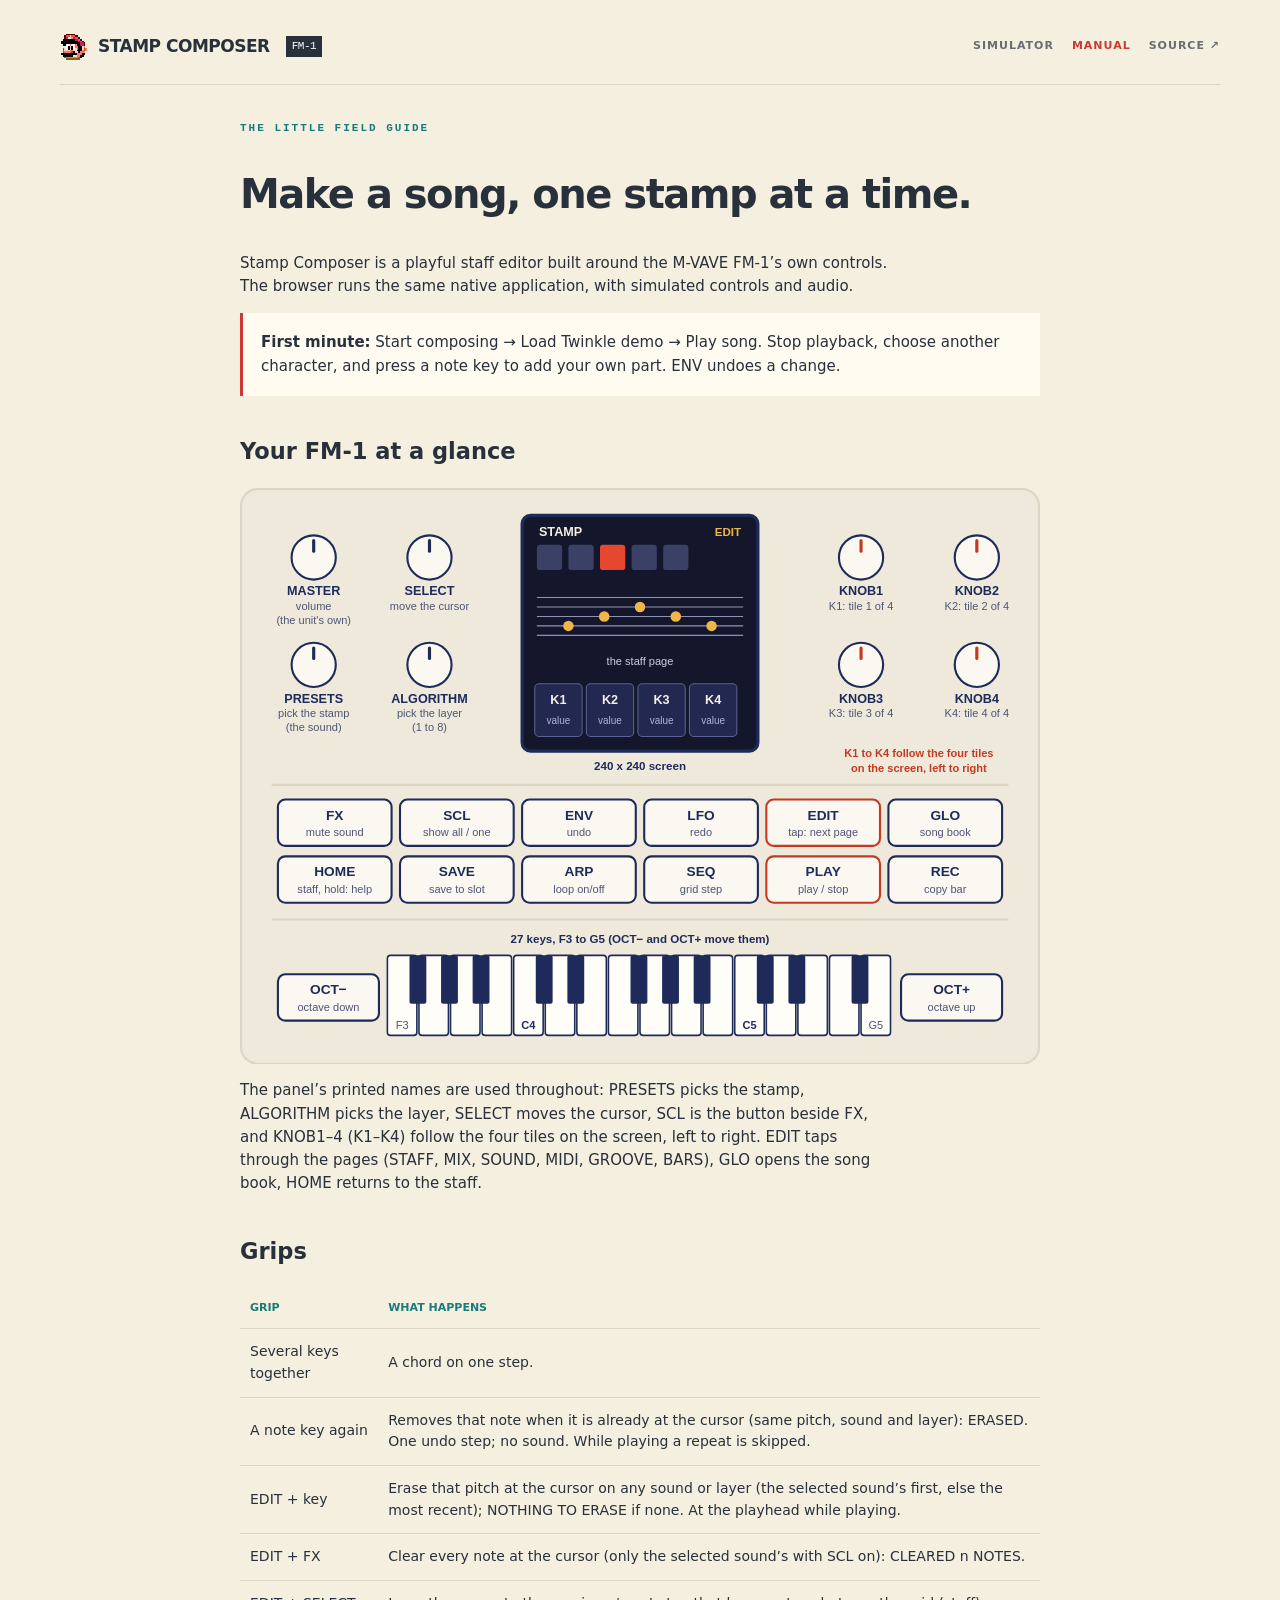
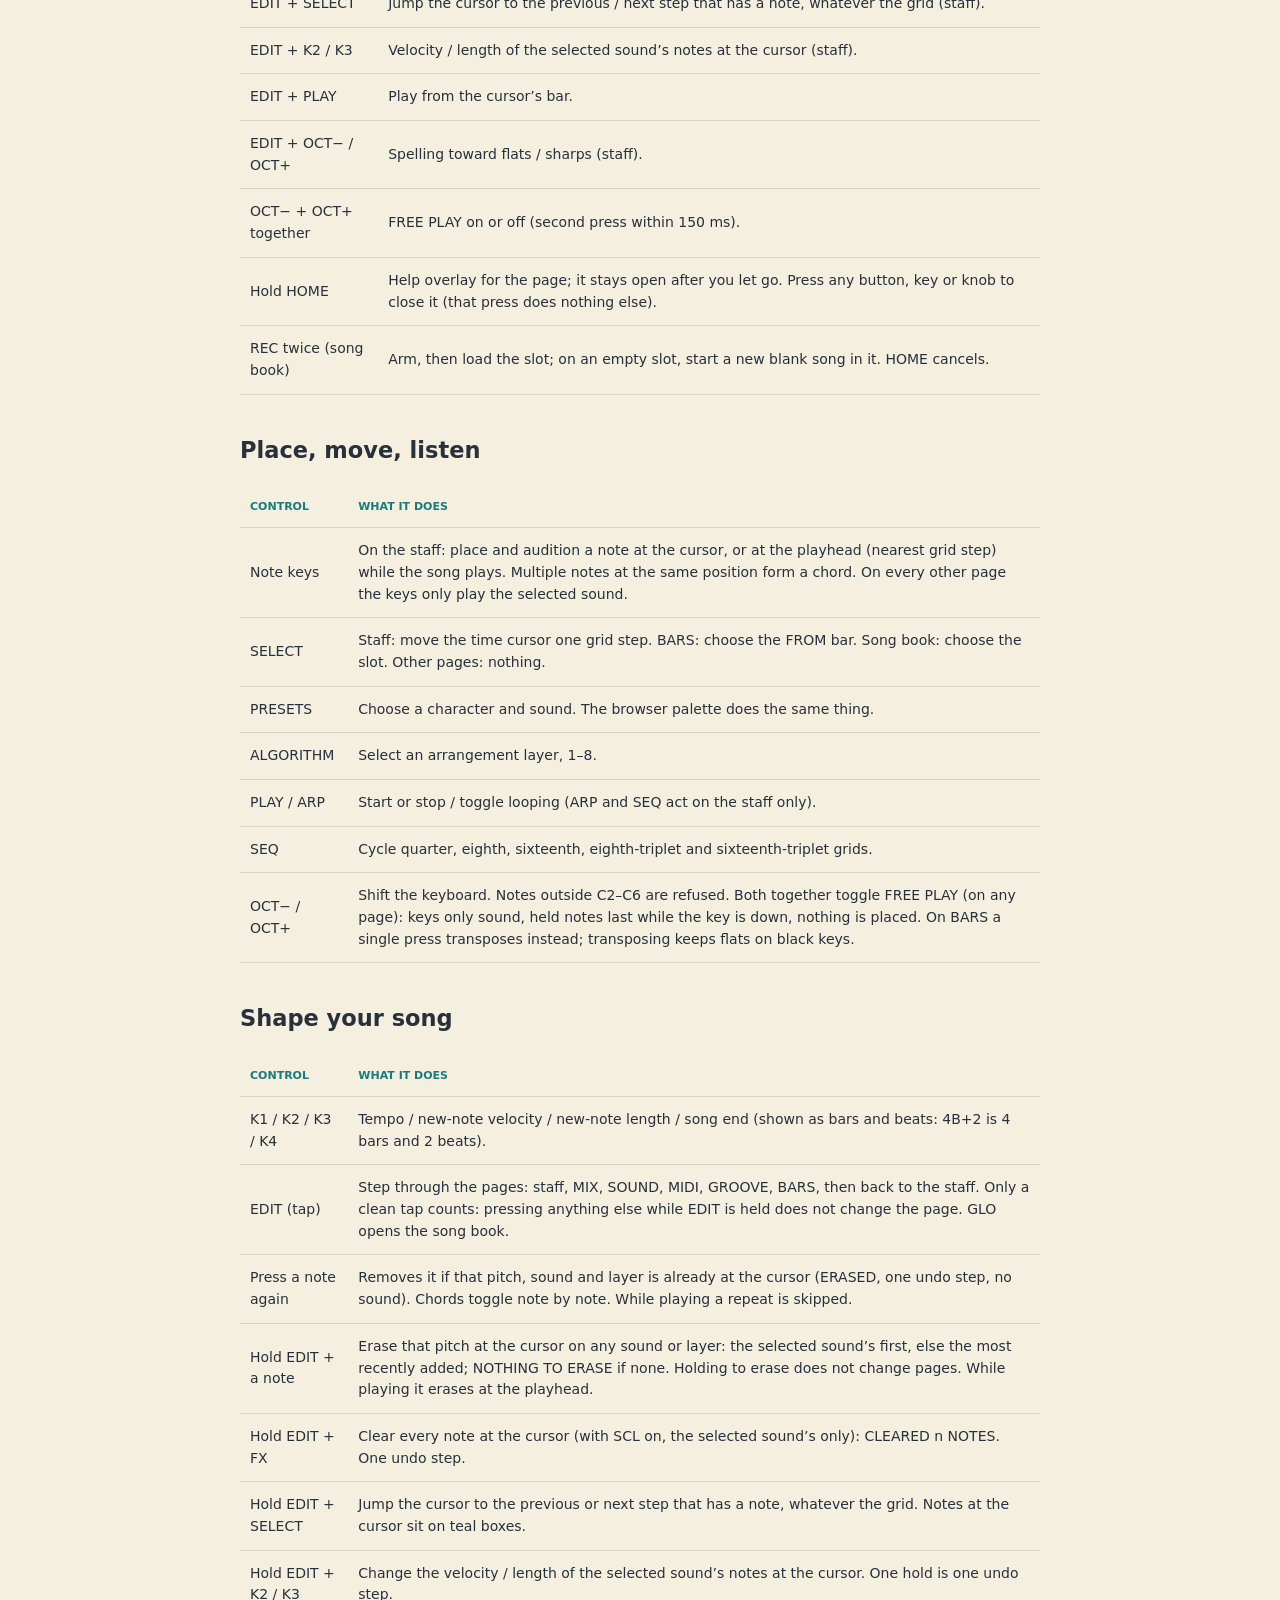
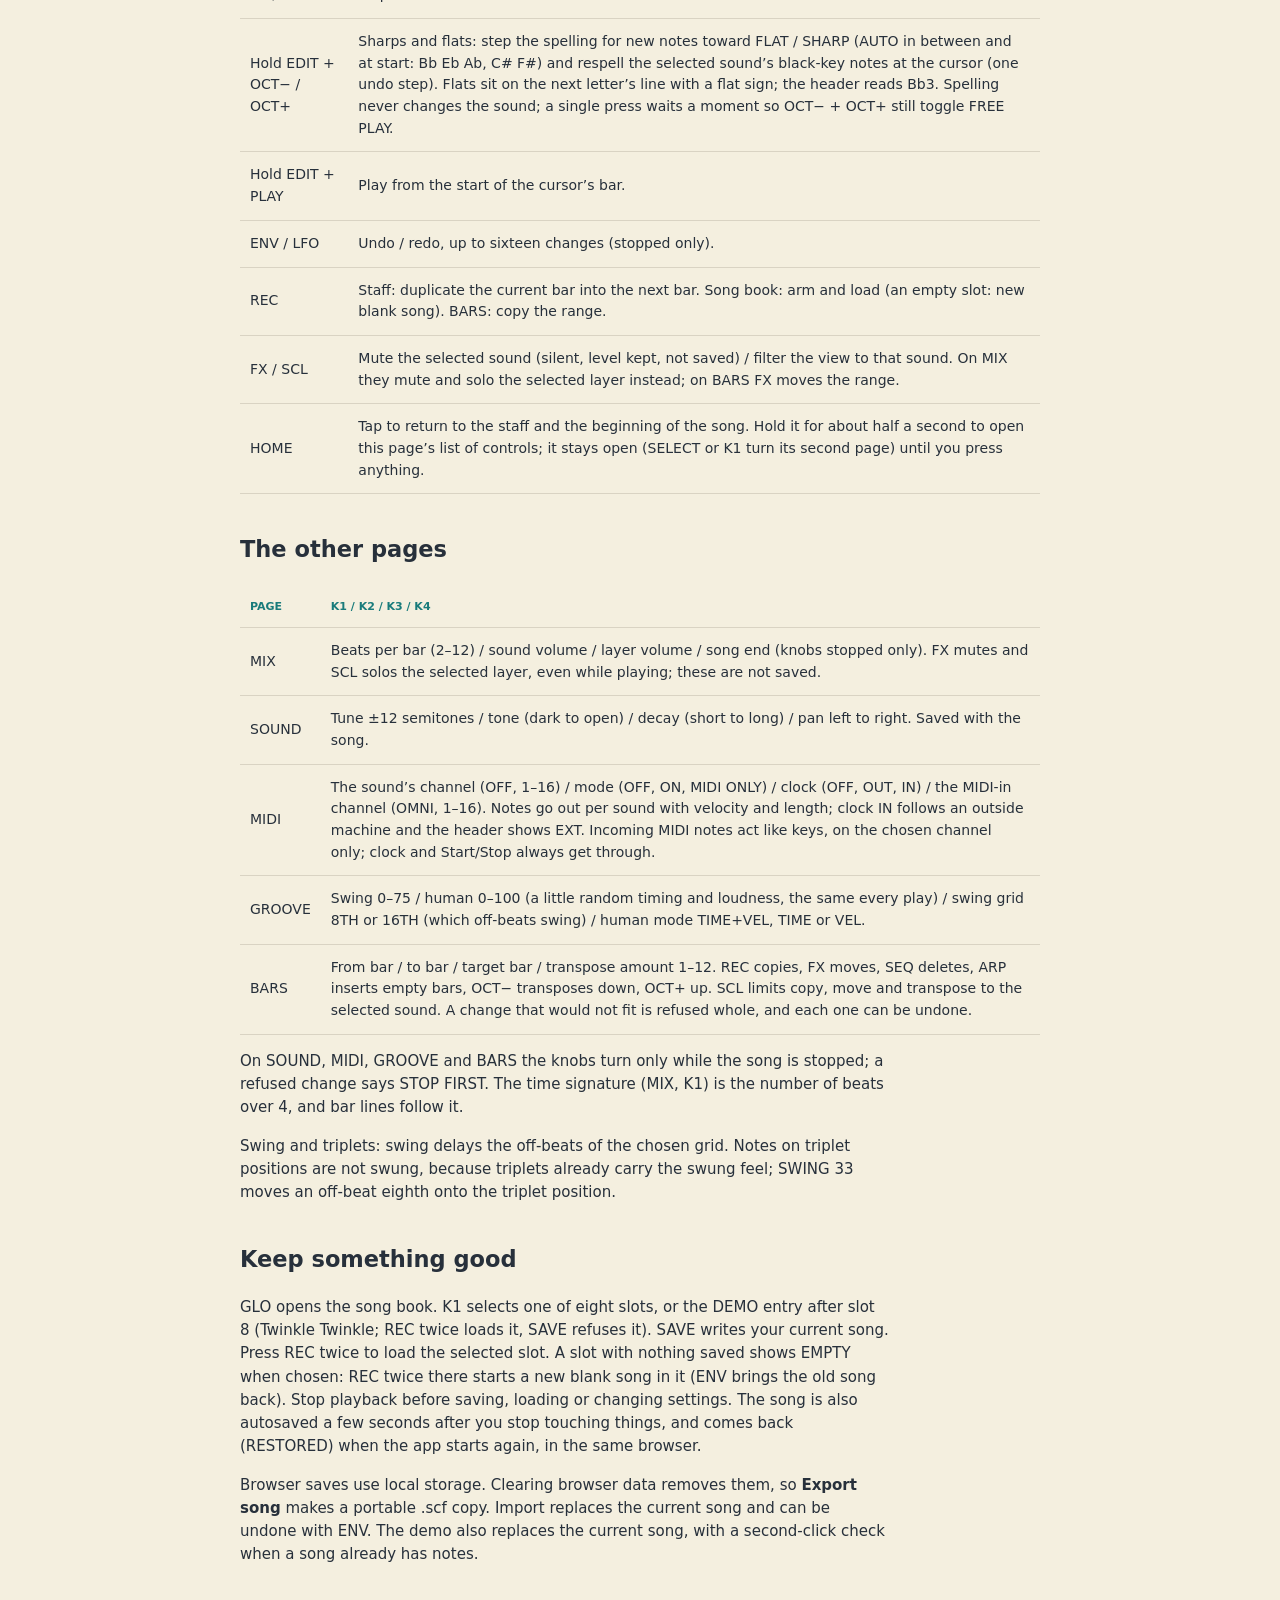
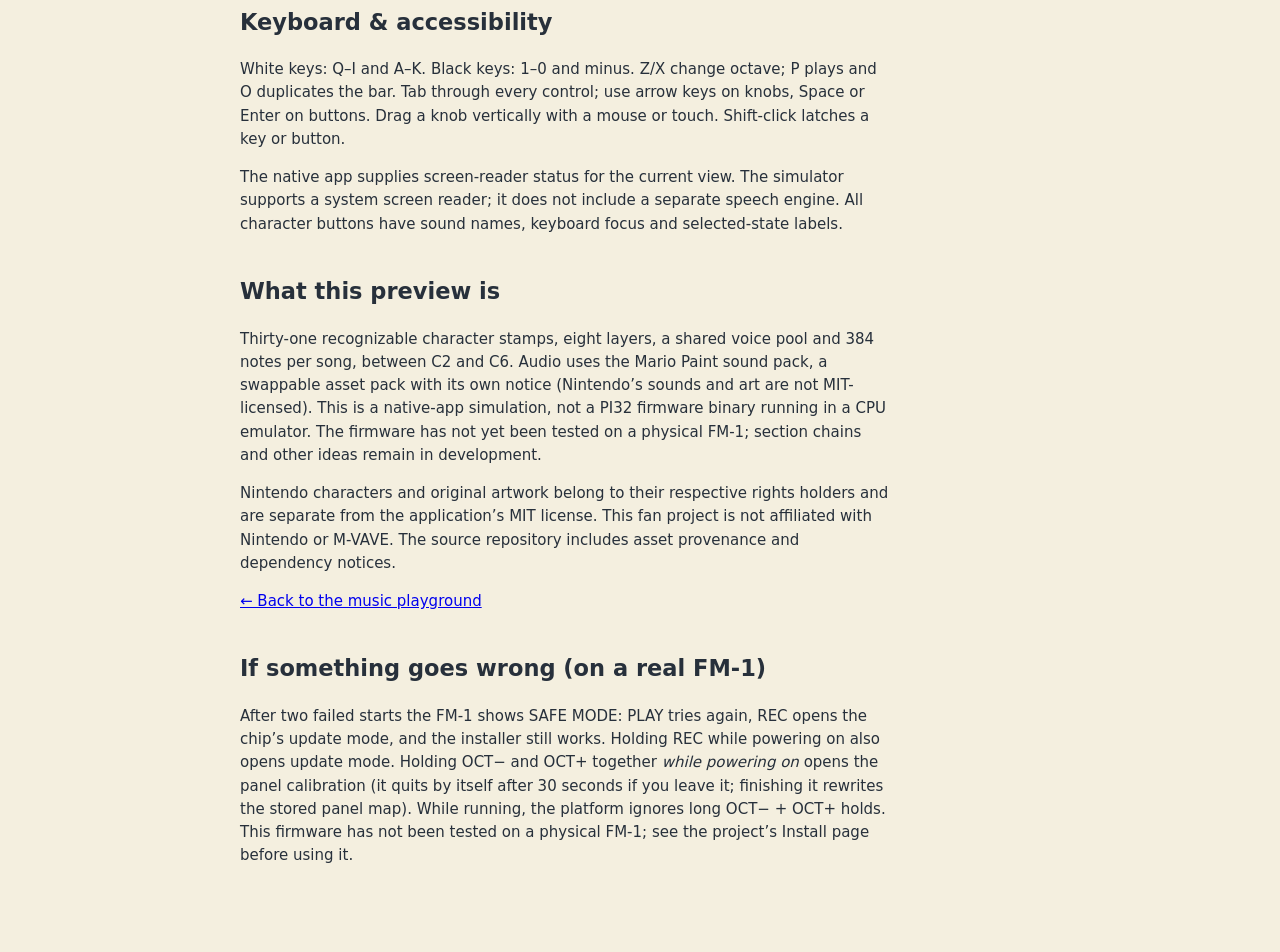
<file: preview/manual.html>
<!doctype html><html lang="en"><head><meta charset="utf-8"><meta name="viewport" content="width=device-width,initial-scale=1"><title>Stamp Composer — field guide</title><link rel="stylesheet" href="theme.css"><style>.manual{max-width:800px;margin:36px auto}.manual h1{font-size:40px;letter-spacing:-1.5px}.manual h2{margin-top:38px}.manual table{width:100%;border-collapse:collapse;font-size:14px}.manual td,.manual th{padding:12px 10px;border-bottom:1px solid var(--rule);text-align:left}.manual th{font-size:11px;text-transform:uppercase;color:var(--teal)}.manual .callout{padding:18px;border-left:3px solid var(--accent);background:var(--card)}.manual kbd{font-weight:bold}.manual p{max-width:68ch}</style></head><body>
<header><a class="brand" href="index.html"><img src="stamps/mario.png" alt="">STAMP COMPOSER <small>FM-1</small></a><nav aria-label="Project"><a href="index.html">Simulator</a><a href="manual.html" aria-current="page">Manual</a><a href="https://github.com/MichaelAPerry/MPFM1/tree/stamp-composer-core">Source ↗</a></nav></header>
<main class="manual"><p class="eyebrow">The little field guide</p><h1>Make a song, one stamp at a time.</h1><p>Stamp Composer is a playful staff editor built around the M-VAVE FM-1’s own controls. The browser runs the same native application, with simulated controls and audio.</p>
<div class="callout"><strong>First minute:</strong> Start composing → Load Twinkle demo → Play song. Stop playback, choose another character, and press a note key to add your own part. ENV undoes a change.</div>
<h2>Your FM-1 at a glance</h2>
<div style="overflow-x:auto"><svg xmlns="http://www.w3.org/2000/svg" viewBox="0 0 760 548" style="max-width:100%;height:auto;display:block" role="img" font-family="Barlow, 'Helvetica Neue', Helvetica, Arial, sans-serif">
<title>The FM-1 panel with each control's job in Stamp Composer</title>
<rect x="1" y="1" width="758" height="546" rx="16" fill="#efe9dc" stroke="#ddd4c2" stroke-width="2"/>
<circle cx="70" cy="66" r="21" fill="#fbf8f1" stroke="#1e2b5a" stroke-width="2"/>
<line x1="70" y1="50" x2="70" y2="60" stroke="#1e2b5a" stroke-width="3" stroke-linecap="round"/>
<text x="70" y="102" font-size="12" font-weight="700" fill="#1e2b5a" text-anchor="middle">MASTER</text>
<text x="70" y="116" font-size="10.5" font-weight="400" fill="#4d5577" text-anchor="middle">volume</text>
<text x="70" y="129" font-size="10.5" font-weight="400" fill="#4d5577" text-anchor="middle">(the unit's own)</text>
<circle cx="180" cy="66" r="21" fill="#fbf8f1" stroke="#1e2b5a" stroke-width="2"/>
<line x1="180" y1="50" x2="180" y2="60" stroke="#1e2b5a" stroke-width="3" stroke-linecap="round"/>
<text x="180" y="102" font-size="12" font-weight="700" fill="#1e2b5a" text-anchor="middle">SELECT</text>
<text x="180" y="116" font-size="10.5" font-weight="400" fill="#4d5577" text-anchor="middle">move the cursor</text>
<circle cx="70" cy="168" r="21" fill="#fbf8f1" stroke="#1e2b5a" stroke-width="2"/>
<line x1="70" y1="152" x2="70" y2="162" stroke="#1e2b5a" stroke-width="3" stroke-linecap="round"/>
<text x="70" y="204" font-size="12" font-weight="700" fill="#1e2b5a" text-anchor="middle">PRESETS</text>
<text x="70" y="218" font-size="10.5" font-weight="400" fill="#4d5577" text-anchor="middle">pick the stamp</text>
<text x="70" y="231" font-size="10.5" font-weight="400" fill="#4d5577" text-anchor="middle">(the sound)</text>
<circle cx="180" cy="168" r="21" fill="#fbf8f1" stroke="#1e2b5a" stroke-width="2"/>
<line x1="180" y1="152" x2="180" y2="162" stroke="#1e2b5a" stroke-width="3" stroke-linecap="round"/>
<text x="180" y="204" font-size="12" font-weight="700" fill="#1e2b5a" text-anchor="middle">ALGORITHM</text>
<text x="180" y="218" font-size="10.5" font-weight="400" fill="#4d5577" text-anchor="middle">pick the layer</text>
<text x="180" y="231" font-size="10.5" font-weight="400" fill="#4d5577" text-anchor="middle">(1 to 8)</text>
<rect x="268" y="26" width="224" height="224" rx="8" fill="#14172b" stroke="#1e2b5a" stroke-width="3"/>
<text x="284" y="46" font-size="12" font-weight="700" fill="#f4efe3" text-anchor="start">STAMP</text>
<text x="476" y="46" font-size="11" font-weight="700" fill="#f0b64a" text-anchor="end">EDIT</text>
<rect x="282" y="54" width="24" height="24" rx="3" fill="#3a4066"/>
<rect x="312" y="54" width="24" height="24" rx="3" fill="#3a4066"/>
<rect x="342" y="54" width="24" height="24" rx="3" fill="#e5482e"/>
<rect x="372" y="54" width="24" height="24" rx="3" fill="#3a4066"/>
<rect x="402" y="54" width="24" height="24" rx="3" fill="#3a4066"/>
<line x1="282" y1="104" x2="478" y2="104" stroke="#8d93b5" stroke-width="1"/>
<line x1="282" y1="113" x2="478" y2="113" stroke="#8d93b5" stroke-width="1"/>
<line x1="282" y1="122" x2="478" y2="122" stroke="#8d93b5" stroke-width="1"/>
<line x1="282" y1="131" x2="478" y2="131" stroke="#8d93b5" stroke-width="1"/>
<line x1="282" y1="140" x2="478" y2="140" stroke="#8d93b5" stroke-width="1"/>
<circle cx="312" cy="131" r="5" fill="#f0b64a"/>
<circle cx="346" cy="122" r="5" fill="#f0b64a"/>
<circle cx="380" cy="113" r="5" fill="#f0b64a"/>
<circle cx="414" cy="122" r="5" fill="#f0b64a"/>
<circle cx="448" cy="131" r="5" fill="#f0b64a"/>
<text x="380" y="168" font-size="10.5" font-weight="400" fill="#c9cde6" text-anchor="middle">the staff page</text>
<rect x="280" y="186" width="45" height="50" rx="4" fill="#232850" stroke="#5a628f"/>
<text x="302.5" y="205" font-size="12" font-weight="700" fill="#f4efe3" text-anchor="middle">K1</text>
<text x="302.5" y="224" font-size="9.5" font-weight="400" fill="#aeb4d6" text-anchor="middle">value</text>
<rect x="329" y="186" width="45" height="50" rx="4" fill="#232850" stroke="#5a628f"/>
<text x="351.5" y="205" font-size="12" font-weight="700" fill="#f4efe3" text-anchor="middle">K2</text>
<text x="351.5" y="224" font-size="9.5" font-weight="400" fill="#aeb4d6" text-anchor="middle">value</text>
<rect x="378" y="186" width="45" height="50" rx="4" fill="#232850" stroke="#5a628f"/>
<text x="400.5" y="205" font-size="12" font-weight="700" fill="#f4efe3" text-anchor="middle">K3</text>
<text x="400.5" y="224" font-size="9.5" font-weight="400" fill="#aeb4d6" text-anchor="middle">value</text>
<rect x="427" y="186" width="45" height="50" rx="4" fill="#232850" stroke="#5a628f"/>
<text x="449.5" y="205" font-size="12" font-weight="700" fill="#f4efe3" text-anchor="middle">K4</text>
<text x="449.5" y="224" font-size="9.5" font-weight="400" fill="#aeb4d6" text-anchor="middle">value</text>
<text x="380" y="268" font-size="11" font-weight="600" fill="#1e2b5a" text-anchor="middle">240 x 240 screen</text>
<circle cx="590" cy="66" r="21" fill="#fbf8f1" stroke="#1e2b5a" stroke-width="2"/>
<line x1="590" y1="50" x2="590" y2="60" stroke="#c23a22" stroke-width="3" stroke-linecap="round"/>
<text x="590" y="102" font-size="12" font-weight="700" fill="#1e2b5a" text-anchor="middle">KNOB1</text>
<text x="590" y="116" font-size="10.5" font-weight="400" fill="#4d5577" text-anchor="middle">K1: tile 1 of 4</text>
<circle cx="700" cy="66" r="21" fill="#fbf8f1" stroke="#1e2b5a" stroke-width="2"/>
<line x1="700" y1="50" x2="700" y2="60" stroke="#c23a22" stroke-width="3" stroke-linecap="round"/>
<text x="700" y="102" font-size="12" font-weight="700" fill="#1e2b5a" text-anchor="middle">KNOB2</text>
<text x="700" y="116" font-size="10.5" font-weight="400" fill="#4d5577" text-anchor="middle">K2: tile 2 of 4</text>
<circle cx="590" cy="168" r="21" fill="#fbf8f1" stroke="#1e2b5a" stroke-width="2"/>
<line x1="590" y1="152" x2="590" y2="162" stroke="#c23a22" stroke-width="3" stroke-linecap="round"/>
<text x="590" y="204" font-size="12" font-weight="700" fill="#1e2b5a" text-anchor="middle">KNOB3</text>
<text x="590" y="218" font-size="10.5" font-weight="400" fill="#4d5577" text-anchor="middle">K3: tile 3 of 4</text>
<circle cx="700" cy="168" r="21" fill="#fbf8f1" stroke="#1e2b5a" stroke-width="2"/>
<line x1="700" y1="152" x2="700" y2="162" stroke="#c23a22" stroke-width="3" stroke-linecap="round"/>
<text x="700" y="204" font-size="12" font-weight="700" fill="#1e2b5a" text-anchor="middle">KNOB4</text>
<text x="700" y="218" font-size="10.5" font-weight="400" fill="#4d5577" text-anchor="middle">K4: tile 4 of 4</text>
<text x="645" y="256" font-size="10.5" font-weight="600" fill="#c23a22" text-anchor="middle">K1 to K4 follow the four tiles</text>
<text x="645" y="270" font-size="10.5" font-weight="600" fill="#c23a22" text-anchor="middle">on the screen, left to right</text>
<line x1="30" y1="282" x2="730" y2="282" stroke="#ddd4c2" stroke-width="2"/>
<rect x="36" y="296" width="108" height="44" rx="7" fill="#fbf8f1" stroke="#1e2b5a" stroke-width="2"/>
<text x="90.0" y="315" font-size="13" font-weight="700" fill="#1e2b5a" text-anchor="middle">FX</text>
<text x="90.0" y="331" font-size="10.5" font-weight="400" fill="#4d5577" text-anchor="middle">mute sound</text>
<rect x="152" y="296" width="108" height="44" rx="7" fill="#fbf8f1" stroke="#1e2b5a" stroke-width="2"/>
<text x="206.0" y="315" font-size="13" font-weight="700" fill="#1e2b5a" text-anchor="middle">SCL</text>
<text x="206.0" y="331" font-size="10.5" font-weight="400" fill="#4d5577" text-anchor="middle">show all / one</text>
<rect x="268" y="296" width="108" height="44" rx="7" fill="#fbf8f1" stroke="#1e2b5a" stroke-width="2"/>
<text x="322.0" y="315" font-size="13" font-weight="700" fill="#1e2b5a" text-anchor="middle">ENV</text>
<text x="322.0" y="331" font-size="10.5" font-weight="400" fill="#4d5577" text-anchor="middle">undo</text>
<rect x="384" y="296" width="108" height="44" rx="7" fill="#fbf8f1" stroke="#1e2b5a" stroke-width="2"/>
<text x="438.0" y="315" font-size="13" font-weight="700" fill="#1e2b5a" text-anchor="middle">LFO</text>
<text x="438.0" y="331" font-size="10.5" font-weight="400" fill="#4d5577" text-anchor="middle">redo</text>
<rect x="500" y="296" width="108" height="44" rx="7" fill="#fbf8f1" stroke="#c23a22" stroke-width="2"/>
<text x="554.0" y="315" font-size="13" font-weight="700" fill="#1e2b5a" text-anchor="middle">EDIT</text>
<text x="554.0" y="331" font-size="10.5" font-weight="400" fill="#4d5577" text-anchor="middle">tap: next page</text>
<rect x="616" y="296" width="108" height="44" rx="7" fill="#fbf8f1" stroke="#1e2b5a" stroke-width="2"/>
<text x="670.0" y="315" font-size="13" font-weight="700" fill="#1e2b5a" text-anchor="middle">GLO</text>
<text x="670.0" y="331" font-size="10.5" font-weight="400" fill="#4d5577" text-anchor="middle">song book</text>
<rect x="36" y="350" width="108" height="44" rx="7" fill="#fbf8f1" stroke="#1e2b5a" stroke-width="2"/>
<text x="90.0" y="369" font-size="13" font-weight="700" fill="#1e2b5a" text-anchor="middle">HOME</text>
<text x="90.0" y="385" font-size="10.5" font-weight="400" fill="#4d5577" text-anchor="middle">staff, hold: help</text>
<rect x="152" y="350" width="108" height="44" rx="7" fill="#fbf8f1" stroke="#1e2b5a" stroke-width="2"/>
<text x="206.0" y="369" font-size="13" font-weight="700" fill="#1e2b5a" text-anchor="middle">SAVE</text>
<text x="206.0" y="385" font-size="10.5" font-weight="400" fill="#4d5577" text-anchor="middle">save to slot</text>
<rect x="268" y="350" width="108" height="44" rx="7" fill="#fbf8f1" stroke="#1e2b5a" stroke-width="2"/>
<text x="322.0" y="369" font-size="13" font-weight="700" fill="#1e2b5a" text-anchor="middle">ARP</text>
<text x="322.0" y="385" font-size="10.5" font-weight="400" fill="#4d5577" text-anchor="middle">loop on/off</text>
<rect x="384" y="350" width="108" height="44" rx="7" fill="#fbf8f1" stroke="#1e2b5a" stroke-width="2"/>
<text x="438.0" y="369" font-size="13" font-weight="700" fill="#1e2b5a" text-anchor="middle">SEQ</text>
<text x="438.0" y="385" font-size="10.5" font-weight="400" fill="#4d5577" text-anchor="middle">grid step</text>
<rect x="500" y="350" width="108" height="44" rx="7" fill="#fbf8f1" stroke="#c23a22" stroke-width="2"/>
<text x="554.0" y="369" font-size="13" font-weight="700" fill="#1e2b5a" text-anchor="middle">PLAY</text>
<text x="554.0" y="385" font-size="10.5" font-weight="400" fill="#4d5577" text-anchor="middle">play / stop</text>
<rect x="616" y="350" width="108" height="44" rx="7" fill="#fbf8f1" stroke="#1e2b5a" stroke-width="2"/>
<text x="670.0" y="369" font-size="13" font-weight="700" fill="#1e2b5a" text-anchor="middle">REC</text>
<text x="670.0" y="385" font-size="10.5" font-weight="400" fill="#4d5577" text-anchor="middle">copy bar</text>
<line x1="30" y1="410" x2="730" y2="410" stroke="#ddd4c2" stroke-width="2"/>
<rect x="36" y="462" width="96" height="44" rx="7" fill="#fbf8f1" stroke="#1e2b5a" stroke-width="2"/>
<text x="84.0" y="481" font-size="13" font-weight="700" fill="#1e2b5a" text-anchor="middle">OCT−</text>
<text x="84.0" y="497" font-size="10.5" font-weight="400" fill="#4d5577" text-anchor="middle">octave down</text>
<rect x="628" y="462" width="96" height="44" rx="7" fill="#fbf8f1" stroke="#1e2b5a" stroke-width="2"/>
<text x="676.0" y="481" font-size="13" font-weight="700" fill="#1e2b5a" text-anchor="middle">OCT+</text>
<text x="676.0" y="497" font-size="10.5" font-weight="400" fill="#4d5577" text-anchor="middle">octave up</text>
<text x="380" y="432" font-size="11" font-weight="600" fill="#1e2b5a" text-anchor="middle">27 keys, F3 to G5 (OCT− and OCT+ move them)</text>
<rect x="140" y="444" width="28" height="76" rx="3" fill="#fffdf8" stroke="#1e2b5a" stroke-width="1.5"/>
<rect x="170" y="444" width="28" height="76" rx="3" fill="#fffdf8" stroke="#1e2b5a" stroke-width="1.5"/>
<rect x="200" y="444" width="28" height="76" rx="3" fill="#fffdf8" stroke="#1e2b5a" stroke-width="1.5"/>
<rect x="230" y="444" width="28" height="76" rx="3" fill="#fffdf8" stroke="#1e2b5a" stroke-width="1.5"/>
<rect x="260" y="444" width="28" height="76" rx="3" fill="#fffdf8" stroke="#1e2b5a" stroke-width="1.5"/>
<rect x="290" y="444" width="28" height="76" rx="3" fill="#fffdf8" stroke="#1e2b5a" stroke-width="1.5"/>
<rect x="320" y="444" width="28" height="76" rx="3" fill="#fffdf8" stroke="#1e2b5a" stroke-width="1.5"/>
<rect x="350" y="444" width="28" height="76" rx="3" fill="#fffdf8" stroke="#1e2b5a" stroke-width="1.5"/>
<rect x="380" y="444" width="28" height="76" rx="3" fill="#fffdf8" stroke="#1e2b5a" stroke-width="1.5"/>
<rect x="410" y="444" width="28" height="76" rx="3" fill="#fffdf8" stroke="#1e2b5a" stroke-width="1.5"/>
<rect x="440" y="444" width="28" height="76" rx="3" fill="#fffdf8" stroke="#1e2b5a" stroke-width="1.5"/>
<rect x="470" y="444" width="28" height="76" rx="3" fill="#fffdf8" stroke="#1e2b5a" stroke-width="1.5"/>
<rect x="500" y="444" width="28" height="76" rx="3" fill="#fffdf8" stroke="#1e2b5a" stroke-width="1.5"/>
<rect x="530" y="444" width="28" height="76" rx="3" fill="#fffdf8" stroke="#1e2b5a" stroke-width="1.5"/>
<rect x="560" y="444" width="28" height="76" rx="3" fill="#fffdf8" stroke="#1e2b5a" stroke-width="1.5"/>
<rect x="590" y="444" width="28" height="76" rx="3" fill="#fffdf8" stroke="#1e2b5a" stroke-width="1.5"/>
<rect x="161" y="444" width="16" height="46" rx="2" fill="#1e2b5a"/>
<rect x="191" y="444" width="16" height="46" rx="2" fill="#1e2b5a"/>
<rect x="221" y="444" width="16" height="46" rx="2" fill="#1e2b5a"/>
<rect x="281" y="444" width="16" height="46" rx="2" fill="#1e2b5a"/>
<rect x="311" y="444" width="16" height="46" rx="2" fill="#1e2b5a"/>
<rect x="371" y="444" width="16" height="46" rx="2" fill="#1e2b5a"/>
<rect x="401" y="444" width="16" height="46" rx="2" fill="#1e2b5a"/>
<rect x="431" y="444" width="16" height="46" rx="2" fill="#1e2b5a"/>
<rect x="491" y="444" width="16" height="46" rx="2" fill="#1e2b5a"/>
<rect x="521" y="444" width="16" height="46" rx="2" fill="#1e2b5a"/>
<rect x="581" y="444" width="16" height="46" rx="2" fill="#1e2b5a"/>
<text x="274" y="514" font-size="10.5" font-weight="700" fill="#1e2b5a" text-anchor="middle">C4</text>
<text x="484" y="514" font-size="10.5" font-weight="700" fill="#1e2b5a" text-anchor="middle">C5</text>
<text x="154" y="514" font-size="10.5" font-weight="400" fill="#4d5577" text-anchor="middle">F3</text>
<text x="604" y="514" font-size="10.5" font-weight="400" fill="#4d5577" text-anchor="middle">G5</text>
</svg></div>
<p>The panel’s printed names are used throughout: PRESETS picks the stamp, ALGORITHM picks the layer, SELECT moves the cursor, SCL is the button beside FX, and KNOB1–4 (K1–K4) follow the four tiles on the screen, left to right. EDIT taps through the pages (STAFF, MIX, SOUND, MIDI, GROOVE, BARS), GLO opens the song book, HOME returns to the staff.</p>
<h2>Grips</h2><table><thead><tr><th>Grip</th><th>What happens</th></tr></thead><tbody>
<tr><td>Several keys together</td><td>A chord on one step.</td></tr>
<tr><td>A note key again</td><td>Removes that note when it is already at the cursor (same pitch, sound and layer): ERASED. One undo step; no sound. While playing a repeat is skipped.</td></tr><tr><td>EDIT + key</td><td>Erase that pitch at the cursor on any sound or layer (the selected sound’s first, else the most recent); NOTHING TO ERASE if none. At the playhead while playing.</td></tr><tr><td>EDIT + FX</td><td>Clear every note at the cursor (only the selected sound’s with SCL on): CLEARED n NOTES.</td></tr><tr><td>EDIT + SELECT</td><td>Jump the cursor to the previous / next step that has a note, whatever the grid (staff).</td></tr>
<tr><td>EDIT + K2 / K3</td><td>Velocity / length of the selected sound’s notes at the cursor (staff).</td></tr>
<tr><td>EDIT + PLAY</td><td>Play from the cursor’s bar.</td></tr>
<tr><td>EDIT + OCT− / OCT+</td><td>Spelling toward flats / sharps (staff).</td></tr>
<tr><td>OCT− + OCT+ together</td><td>FREE PLAY on or off (second press within 150 ms).</td></tr>
<tr><td>Hold HOME</td><td>Help overlay for the page; it stays open after you let go. Press any button, key or knob to close it (that press does nothing else).</td></tr>
<tr><td>REC twice (song book)</td><td>Arm, then load the slot; on an empty slot, start a new blank song in it. HOME cancels.</td></tr>
</tbody></table>
<h2>Place, move, listen</h2><table><thead><tr><th>Control</th><th>What it does</th></tr></thead><tbody>
<tr><td>Note keys</td><td>On the staff: place and audition a note at the cursor, or at the playhead (nearest grid step) while the song plays. Multiple notes at the same position form a chord. On every other page the keys only play the selected sound.</td></tr><tr><td>SELECT</td><td>Staff: move the time cursor one grid step. BARS: choose the FROM bar. Song book: choose the slot. Other pages: nothing.</td></tr><tr><td>PRESETS</td><td>Choose a character and sound. The browser palette does the same thing.</td></tr><tr><td>ALGORITHM</td><td>Select an arrangement layer, 1–8.</td></tr><tr><td>PLAY / ARP</td><td>Start or stop / toggle looping (ARP and SEQ act on the staff only).</td></tr><tr><td>SEQ</td><td>Cycle quarter, eighth, sixteenth, eighth-triplet and sixteenth-triplet grids.</td></tr><tr><td>OCT− / OCT+</td><td>Shift the keyboard. Notes outside C2–C6 are refused. Both together toggle FREE PLAY (on any page): keys only sound, held notes last while the key is down, nothing is placed. On BARS a single press transposes instead; transposing keeps flats on black keys.</td></tr></tbody></table>
<h2>Shape your song</h2><table><thead><tr><th>Control</th><th>What it does</th></tr></thead><tbody>
<tr><td>K1 / K2 / K3 / K4</td><td>Tempo / new-note velocity / new-note length / song end (shown as bars and beats: 4B+2 is 4 bars and 2 beats).</td></tr><tr><td>EDIT (tap)</td><td>Step through the pages: staff, MIX, SOUND, MIDI, GROOVE, BARS, then back to the staff. Only a clean tap counts: pressing anything else while EDIT is held does not change the page. GLO opens the song book.</td></tr><tr><td>Press a note again</td><td>Removes it if that pitch, sound and layer is already at the cursor (ERASED, one undo step, no sound). Chords toggle note by note. While playing a repeat is skipped.</td></tr><tr><td>Hold EDIT + a note</td><td>Erase that pitch at the cursor on any sound or layer: the selected sound’s first, else the most recently added; NOTHING TO ERASE if none. Holding to erase does not change pages. While playing it erases at the playhead.</td></tr><tr><td>Hold EDIT + FX</td><td>Clear every note at the cursor (with SCL on, the selected sound’s only): CLEARED n NOTES. One undo step.</td></tr><tr><td>Hold EDIT + SELECT</td><td>Jump the cursor to the previous or next step that has a note, whatever the grid. Notes at the cursor sit on teal boxes.</td></tr><tr><td>Hold EDIT + K2 / K3</td><td>Change the velocity / length of the selected sound’s notes at the cursor. One hold is one undo step.</td></tr><tr><td>Hold EDIT + OCT− / OCT+</td><td>Sharps and flats: step the spelling for new notes toward FLAT / SHARP (AUTO in between and at start: Bb Eb Ab, C# F#) and respell the selected sound’s black-key notes at the cursor (one undo step). Flats sit on the next letter’s line with a flat sign; the header reads Bb3. Spelling never changes the sound; a single press waits a moment so OCT− + OCT+ still toggle FREE PLAY.</td></tr><tr><td>Hold EDIT + PLAY</td><td>Play from the start of the cursor’s bar.</td></tr><tr><td>ENV / LFO</td><td>Undo / redo, up to sixteen changes (stopped only).</td></tr><tr><td>REC</td><td>Staff: duplicate the current bar into the next bar. Song book: arm and load (an empty slot: new blank song). BARS: copy the range.</td></tr><tr><td>FX / SCL</td><td>Mute the selected sound (silent, level kept, not saved) / filter the view to that sound. On MIX they mute and solo the selected layer instead; on BARS FX moves the range.</td></tr><tr><td>HOME</td><td>Tap to return to the staff and the beginning of the song. Hold it for about half a second to open this page’s list of controls; it stays open (SELECT or K1 turn its second page) until you press anything.</td></tr></tbody></table>
<h2>The other pages</h2><table><thead><tr><th>Page</th><th>K1 / K2 / K3 / K4</th></tr></thead><tbody>
<tr><td>MIX</td><td>Beats per bar (2–12) / sound volume / layer volume / song end (knobs stopped only). FX mutes and SCL solos the selected layer, even while playing; these are not saved.</td></tr>
<tr><td>SOUND</td><td>Tune ±12 semitones / tone (dark to open) / decay (short to long) / pan left to right. Saved with the song.</td></tr>
<tr><td>MIDI</td><td>The sound’s channel (OFF, 1–16) / mode (OFF, ON, MIDI ONLY) / clock (OFF, OUT, IN) / the MIDI-in channel (OMNI, 1–16). Notes go out per sound with velocity and length; clock IN follows an outside machine and the header shows EXT. Incoming MIDI notes act like keys, on the chosen channel only; clock and Start/Stop always get through.</td></tr>
<tr><td>GROOVE</td><td>Swing 0–75 / human 0–100 (a little random timing and loudness, the same every play) / swing grid 8TH or 16TH (which off-beats swing) / human mode TIME+VEL, TIME or VEL.</td></tr>
<tr><td>BARS</td><td>From bar / to bar / target bar / transpose amount 1–12. REC copies, FX moves, SEQ deletes, ARP inserts empty bars, OCT− transposes down, OCT+ up. SCL limits copy, move and transpose to the selected sound. A change that would not fit is refused whole, and each one can be undone.</td></tr>
</tbody></table><p>On SOUND, MIDI, GROOVE and BARS the knobs turn only while the song is stopped; a refused change says STOP FIRST. The time signature (MIX, K1) is the number of beats over 4, and bar lines follow it.</p><p>Swing and triplets: swing delays the off-beats of the chosen grid. Notes on triplet positions are not swung, because triplets already carry the swung feel; SWING 33 moves an off-beat eighth onto the triplet position.</p>
<h2>Keep something good</h2><p>GLO opens the song book. K1 selects one of eight slots, or the DEMO entry after slot 8 (Twinkle Twinkle; REC twice loads it, SAVE refuses it). SAVE writes your current song. Press REC twice to load the selected slot. A slot with nothing saved shows EMPTY when chosen: REC twice there starts a new blank song in it (ENV brings the old song back). Stop playback before saving, loading or changing settings. The song is also autosaved a few seconds after you stop touching things, and comes back (RESTORED) when the app starts again, in the same browser.</p><p>Browser saves use local storage. Clearing browser data removes them, so <strong>Export song</strong> makes a portable .scf copy. Import replaces the current song and can be undone with ENV. The demo also replaces the current song, with a second-click check when a song already has notes.</p>
<h2>Keyboard & accessibility</h2><p>White keys: Q–I and A–K. Black keys: 1–0 and minus. Z/X change octave; P plays and O duplicates the bar. Tab through every control; use arrow keys on knobs, Space or Enter on buttons. Drag a knob vertically with a mouse or touch. Shift-click latches a key or button.</p><p>The native app supplies screen-reader status for the current view. The simulator supports a system screen reader; it does not include a separate speech engine. All character buttons have sound names, keyboard focus and selected-state labels.</p>
<h2>What this preview is</h2><p>Thirty-one recognizable character stamps, eight layers, a shared voice pool and 384 notes per song, between C2 and C6. Audio uses the Mario Paint sound pack, a swappable asset pack with its own notice (Nintendo’s sounds and art are not MIT-licensed). This is a native-app simulation, not a PI32 firmware binary running in a CPU emulator. The firmware has not yet been tested on a physical FM-1; section chains and other ideas remain in development.</p><p>Nintendo characters and original artwork belong to their respective rights holders and are separate from the application’s MIT license. This fan project is not affiliated with Nintendo or M-VAVE. The source repository includes asset provenance and dependency notices.</p><p><a href="index.html">← Back to the music playground</a></p><h2>If something goes wrong (on a real FM-1)</h2><p>After two failed starts the FM-1 shows SAFE MODE: PLAY tries again, REC opens the chip’s update mode, and the installer still works. Holding REC while powering on also opens update mode. Holding OCT− and OCT+ together <em>while powering on</em> opens the panel calibration (it quits by itself after 30 seconds if you leave it; finishing it rewrites the stored panel map). While running, the platform ignores long OCT− + OCT+ holds. This firmware has not been tested on a physical FM-1; see the project’s Install page before using it.</p>
</main></body></html>
</file>
<file: preview/theme.css>
/* SPDX-License-Identifier: MIT. Stamp Composer visual theme. */
:root,:root[data-theme="dark"]{--ground:#f4efdf;--ink:#27303b;--muted:#686d70;--rule:#d9d3c3;--accent:#cc3934;--teal:#197b7b;--card:#fffbf1;--bad:#b22d2b;--focus:#197b7b;color-scheme:light}
*{box-sizing:border-box}html{scroll-behavior:smooth}body{background:var(--ground);color:var(--ink);padding:0 24px 40px;font:15px/1.55 system-ui,sans-serif}body>header,main,footer{max-width:1160px;margin:auto}body>header{display:flex;padding:22px 0;border-bottom:1px solid var(--rule);gap:20px;align-items:center}.brand{display:flex;align-items:center;gap:10px;text-decoration:none;color:var(--ink);font-size:17px;font-weight:850;letter-spacing:-.5px}.brand img{width:28px;height:32px;image-rendering:pixelated}.brand small{font:11px/1 monospace;background:var(--ink);color:white;padding:5px 6px;margin-left:6px}header nav{display:flex;gap:18px;margin-left:auto}header nav a{color:var(--muted);font-size:11px;letter-spacing:1px;text-transform:uppercase;text-decoration:none;font-weight:750}header nav a[aria-current]{color:var(--accent)}a:hover{text-decoration:underline}
.hero{display:flex;align-items:end;justify-content:space-between;gap:28px;padding:34px 0 26px}.eyebrow{font:700 11px/1.4 monospace;letter-spacing:2px;text-transform:uppercase;color:var(--teal);margin:0 0 12px}.hero h1{font:850 clamp(32px,4vw,53px)/1.04 system-ui,sans-serif;letter-spacing:-2px;margin:0}.hero h1 span{color:var(--accent)}.hero-copy{max-width:365px;color:var(--muted);font-size:14px;margin:0 0 3px}.hero-copy b{color:var(--ink)}
.workspace{display:grid;grid-template-columns:minmax(0,1fr) 272px;gap:22px;align-items:start}.instrument-wrap{min-width:0}.devicebox{border-radius:26px;background:#27303b;box-shadow:0 12px 0 #ddd6c3,0 25px 35px #302b161a}.device{min-width:560px}.device canvas{image-rendering:pixelated;image-rendering:crisp-edges;border-radius:0}.start{background:#27303bc7;backdrop-filter:blur(2px);border-radius:26px}.start button{background:#ef554b;color:#fff8e9;font:750 14px system-ui;padding:15px 25px;border-radius:7px;box-shadow:0 4px 0 #8e2c2b;letter-spacing:.2px}.start button:hover{background:#ff685c}.bar{font-size:12px;margin:24px 0 14px;gap:10px}.bar button,.speak button{border:1px solid var(--rule);border-radius:5px;background:#fffbf1;color:var(--ink);min-height:34px}.cpu{margin-left:auto;font-size:10px}.speak{margin:12px 0 0;padding:12px 15px;border-radius:6px;background:transparent}.speak summary h2{font:650 12px system-ui}.speak legend{font-size:12px}.speak fieldset{font-size:12px}#said{font-size:15px}.speak p.note{font-size:11px}.turn{font-size:12px}.studio-card{background:var(--card);border:1px solid var(--rule);border-radius:12px;padding:18px}.studio-card h2{font-size:16px;letter-spacing:-.5px;margin:0 0 4px}.studio-card p{font-size:12px;color:var(--muted);margin:0 0 15px}.studio-card .eyebrow{font-size:10px;color:var(--teal);margin-bottom:8px}.palette{display:grid;grid-template-columns:repeat(8,1fr);gap:4px;margin:12px 0 16px}.palette button{border:1px solid var(--rule);background:#f4efdf;border-radius:5px;height:36px;padding:0;cursor:pointer}.palette button img{width:20px;height:22px;image-rendering:pixelated}.palette button[aria-pressed="true"]{border:2px solid var(--accent);background:#ffe5b8}.palette button:disabled{opacity:.45;cursor:default}.selected-name{font:700 11px monospace;text-transform:uppercase;color:var(--teal);min-height:18px}.studio-action{width:100%;min-height:39px;border-radius:5px;border:1px solid var(--rule);background:var(--card);font:650 12px system-ui;color:var(--ink);margin-top:7px;cursor:pointer}.studio-action.primary{background:var(--accent);border-color:var(--accent);color:white}.studio-action:disabled{opacity:.45;cursor:default}.studio-divider{border:0;border-top:1px solid var(--rule);margin:17px 0}.studio-state{display:flex;justify-content:space-between;font:10px monospace;color:var(--muted);margin:15px 0 0}.sound-note{font-size:10px!important;margin:15px 0 0!important}.import-input{max-width:100%;font-size:11px}.file-label{display:block;font:650 11px system-ui;margin:9px 0 7px}.guide{margin:32px 0 0;display:grid;grid-template-columns:repeat(3,1fr);gap:15px}.guide section{border-top:2px solid var(--ink);padding:17px 0}.step-index{font:11px monospace;color:var(--accent)}.guide h2{font-size:16px;letter-spacing:-.5px;margin:9px 0}.guide p{font-size:12px;color:var(--muted);margin:0;max-width:32em}.guide kbd{font-size:10px;color:var(--ink);background:#fffbf1}.guide strong{color:var(--ink)}.fineprint{display:flex;gap:20px;justify-content:space-between;border-top:1px solid var(--rule);padding-top:18px;margin-top:25px;font-size:10px;color:var(--muted)}.fineprint a{color:var(--muted)}:focus-visible{outline:3px solid var(--focus);outline-offset:3px}.dim .btnface{fill:#755246}.lit .btnface{fill:#ef554b}.lit text.btn{fill:#fff8e9}.lit .keyface.white{fill:#f1b562}.lit .keyface.black{fill:#ef7064}.held .btnface,.held .keyface{stroke:#ef554b}.hit:focus-visible{outline-color:#f1b562}
@media(max-width:950px){.workspace{grid-template-columns:minmax(0,1fr)}.studio-card{display:grid;grid-template-columns:1fr 1fr;gap:0 24px}.sound-picker{grid-row:span 2}.studio-divider{display:none}.palette{max-width:300px}.hero-copy{max-width:300px}.cpu{display:none}}
@media(max-width:620px){body{padding:0 14px 25px}body>header{flex-wrap:wrap;gap:15px;padding:18px 0}header nav{margin-left:0;width:100%;gap:21px}.hero{padding:25px 0;display:block}.hero-copy{margin-top:17px;max-width:none}.hero h1{font-size:38px}.workspace{gap:24px}.studio-card{display:block}.studio-divider{display:block}.guide{grid-template-columns:1fr;gap:0}.guide section{padding:17px 0}.devicebox{border-radius:18px}.fineprint{display:block}.fineprint p{margin:8px 0}.bar{flex-wrap:wrap}.palette{max-width:none}.palette button{height:46px}}
@media(prefers-reduced-motion:reduce){html{scroll-behavior:auto}.start{backdrop-filter:none}}
</file>
